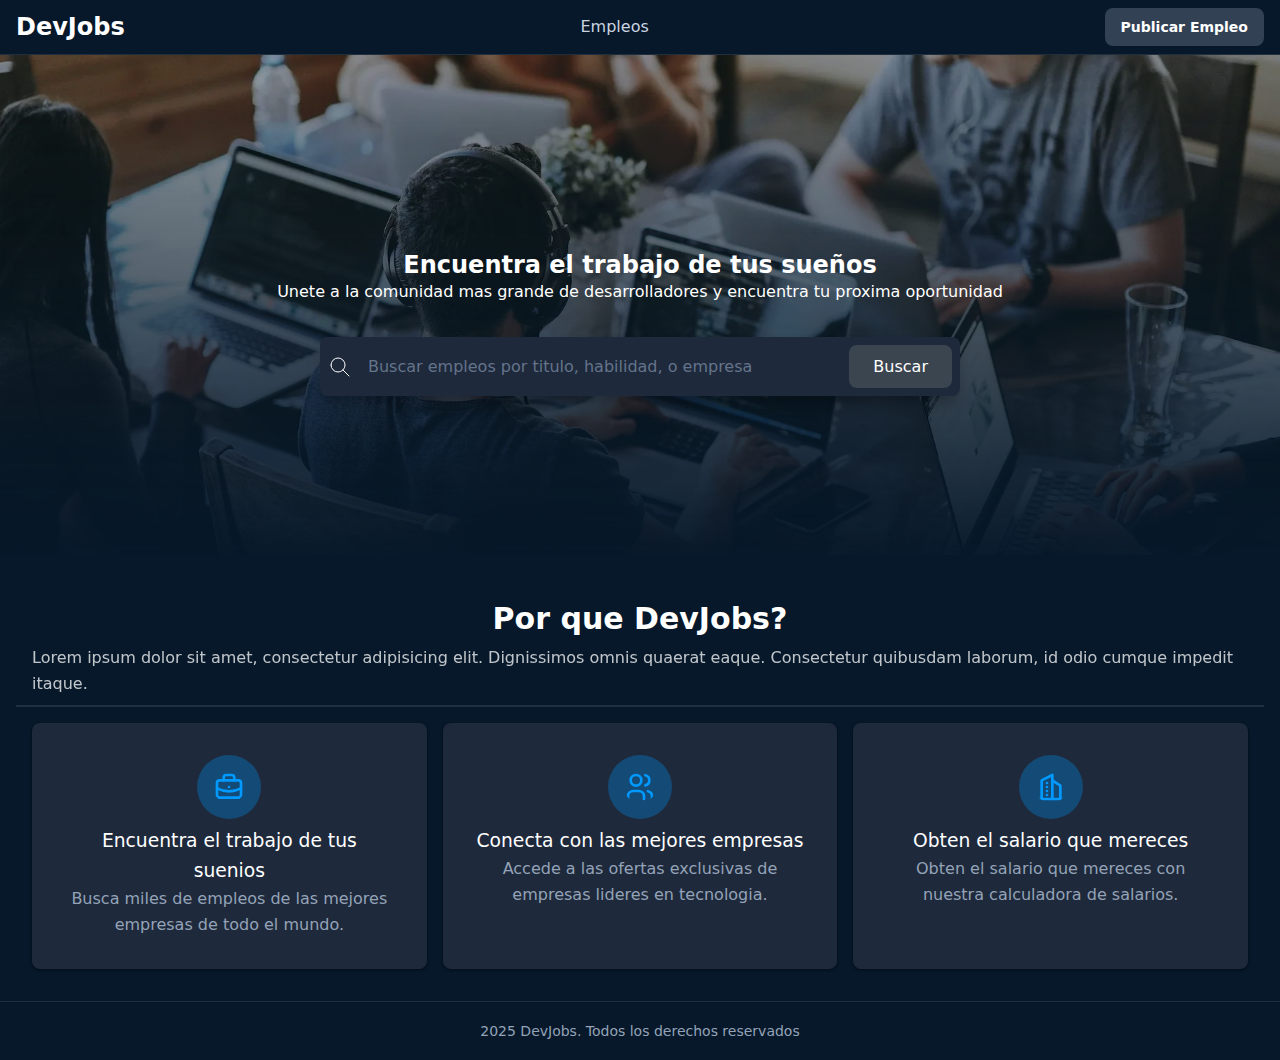
<file: 1 Era Clase/index.html>
<!DOCTYPE html>
<html lang="en">
  <head>
    <meta charset="UTF-8" />
    <meta
      name="description"
      content="Encuentra las mejores ofertas de trabajo para desarrolladores"
    />
    <link rel="stylesheet" href="./styles.css">
    <title>DevJobs - Inicio</title>
  </head>
  <body>
    <header>
      <h1>DevJobs</h1>
      <nav>
       <!-- <a href="">Inicio</a> -->
        <a href="empleos.html">Empleos</a>
      </nav>
      <div>
        <a href="">Publicar Empleo</a>
        <!--<a href="">Iniciar sesion</a>-->
      </div>
    </header>

    <main>
      <section>
        <img src="./background.webp" width="200" />

        <h1>Encuentra el trabajo de tus sueños</h1>

        <p>
          Unete a la comunidad mas grande de desarrolladores y encuentra tu
          proxima oportunidad
        </p>

        <form role="search">
          <div>
          <svg
            xmlns="http://www.w3.org/2000/svg"
            width="24"
            height="24"
            viewBox="0 0 24 24"
            fill="none"
            stroke="currentColor"
            stroke-width="1"
            stroke-linecap="round"
            stroke-linejoin="round"
            class="icon icon-tabler icons-tabler-outline icon-tabler-search"
          >
            <path stroke="none" d="M0 0h24v24H0z" fill="none" />
            <path d="M10 10m-7 0a7 7 0 1 0 14 0a7 7 0 1 0 -14 0" />
            <path d="M21 21l-6 -6" />
          </svg>
          <input
            type="text"
            placeholder="Buscar empleos por titulo, habilidad, o empresa"
          />
          <button type="submit">Buscar</button>
          </div>
        </form>
      </section>

      <section>
        <header>
          <h2>Por que DevJobs?</h2>
          <p>
            Lorem ipsum dolor sit amet, consectetur adipisicing elit.
            Dignissimos omnis quaerat eaque. Consectetur quibusdam laborum, id
            odio cumque impedit itaque.
          </p>
        </header>

        <footer>
          <article>
            <svg xmlns="http://www.w3.org/2000/svg" width="32" height="32" viewBox="0 0 24 24" fill="none" stroke="currentColor" stroke-width="2" stroke-linecap="round" stroke-linejoin="round" class="icon icon-tabler icons-tabler-outline icon-tabler-briefcase"><path stroke="none" d="M0 0h24v24H0z" fill="none"/><path d="M3 7m0 2a2 2 0 0 1 2 -2h14a2 2 0 0 1 2 2v9a2 2 0 0 1 -2 2h-14a2 2 0 0 1 -2 -2z" /><path d="M8 7v-2a2 2 0 0 1 2 -2h4a2 2 0 0 1 2 2v2" /><path d="M12 12l0 .01" /><path d="M3 13a20 20 0 0 0 18 0" /></svg>
            <h3>Encuentra el trabajo de tus suenios</h3>
            <p>
              Busca miles de empleos de las mejores empresas de todo el mundo.
            </p>
          </article>

          <article>
            <svg xmlns="http://www.w3.org/2000/svg" width="32" height="32" viewBox="0 0 24 24" fill="none" stroke="currentColor" stroke-width="2" stroke-linecap="round" stroke-linejoin="round" class="icon icon-tabler icons-tabler-outline icon-tabler-users"><path stroke="none" d="M0 0h24v24H0z" fill="none"/><path d="M9 7m-4 0a4 4 0 1 0 8 0a4 4 0 1 0 -8 0" /><path d="M3 21v-2a4 4 0 0 1 4 -4h4a4 4 0 0 1 4 4v2" /><path d="M16 3.13a4 4 0 0 1 0 7.75" /><path d="M21 21v-2a4 4 0 0 0 -3 -3.85" /></svg>
            <h3>Conecta con las mejores empresas</h3>
            <p>
              Accede a las ofertas exclusivas de empresas lideres en tecnologia.
            </p>
          </article>

          <article>
            <svg xmlns="http://www.w3.org/2000/svg" width="32" height="32" viewBox="0 0 24 24" fill="none" stroke="currentColor" stroke-width="2" stroke-linecap="round" stroke-linejoin="round" class="icon icon-tabler icons-tabler-outline icon-tabler-building-skyscraper"><path stroke="none" d="M0 0h24v24H0z" fill="none"/><path d="M3 21l18 0" /><path d="M5 21v-14l8 -4v18" /><path d="M19 21v-10l-6 -4" /><path d="M9 9l0 .01" /><path d="M9 12l0 .01" /><path d="M9 15l0 .01" /><path d="M9 18l0 .01" /></svg>
            <h3>Obten el salario que mereces</h3>
            <p>
              Obten el salario que mereces con nuestra calculadora de salarios.
            </p>
          </article>
        </footer>
      </section>
    </main>

    <footer>
      <small>2025 DevJobs. Todos los derechos reservados</small>
    </footer>
  </body>
</html>
</file>
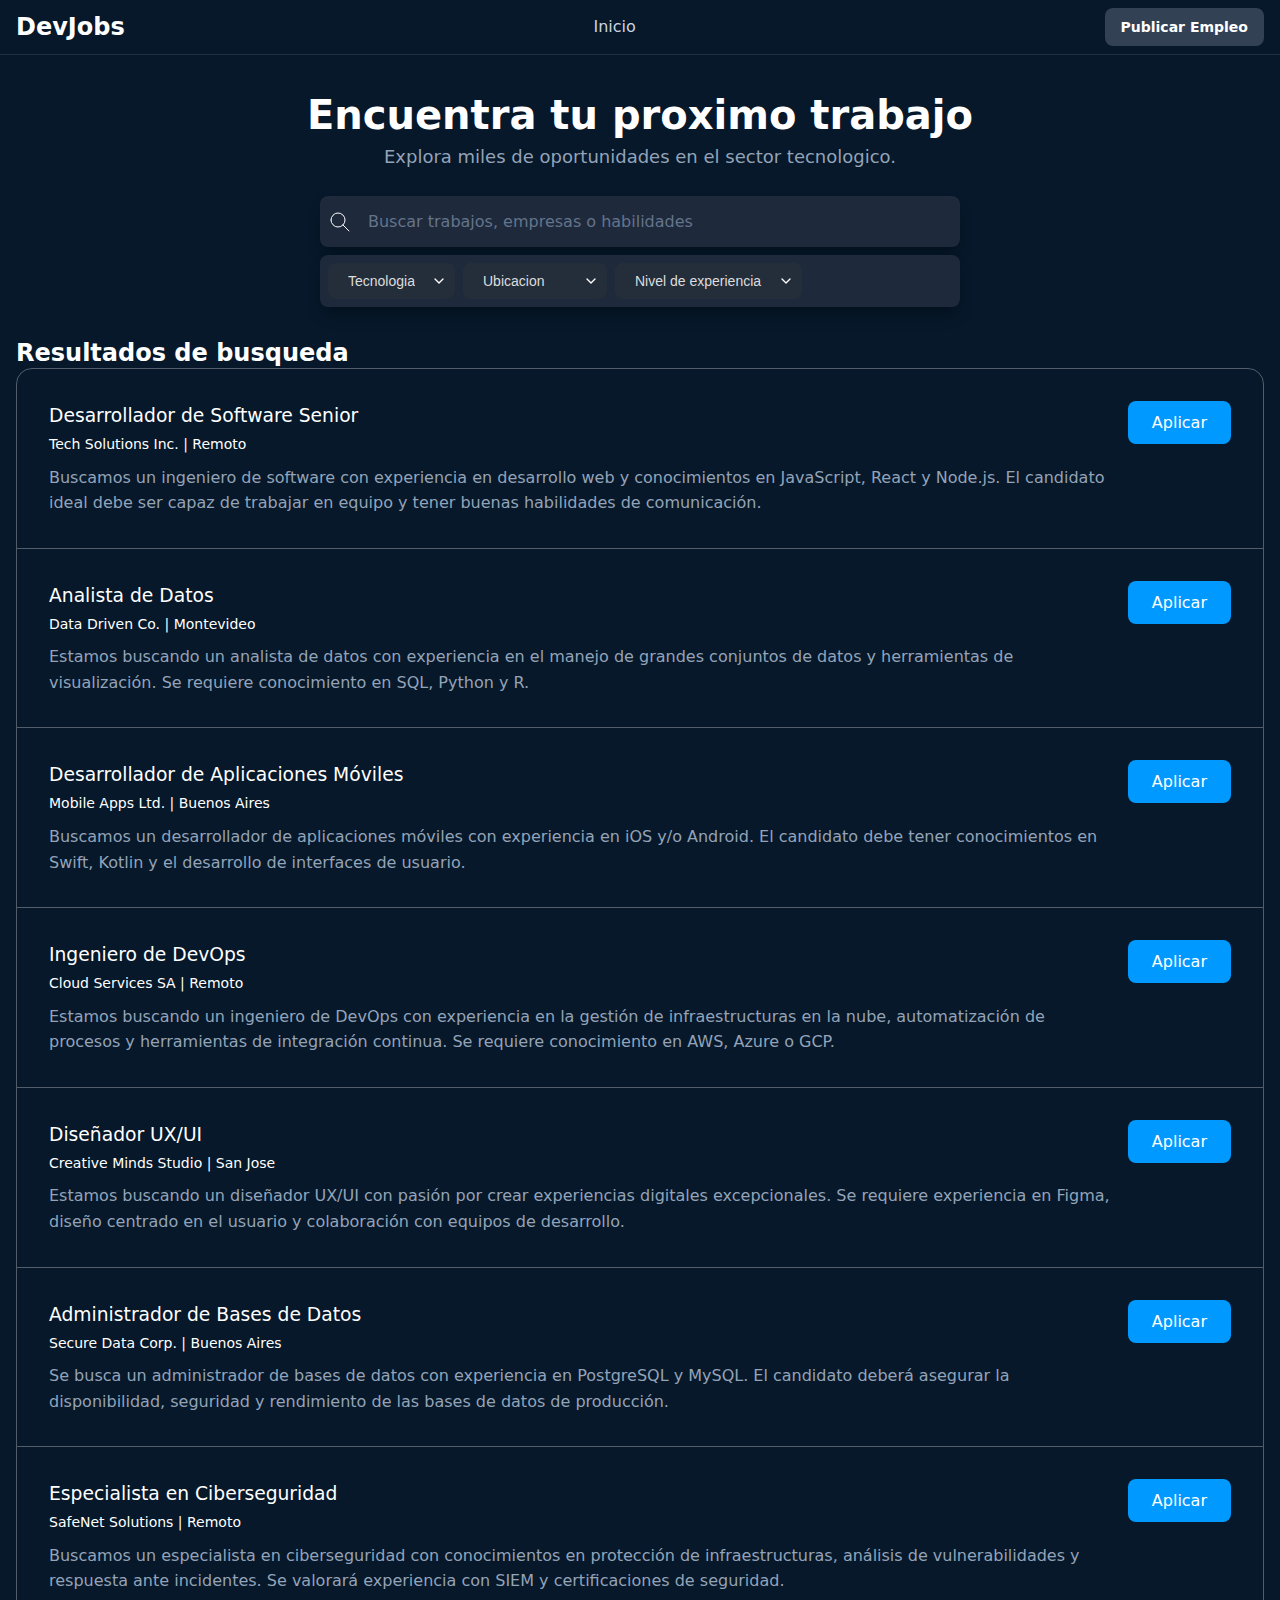
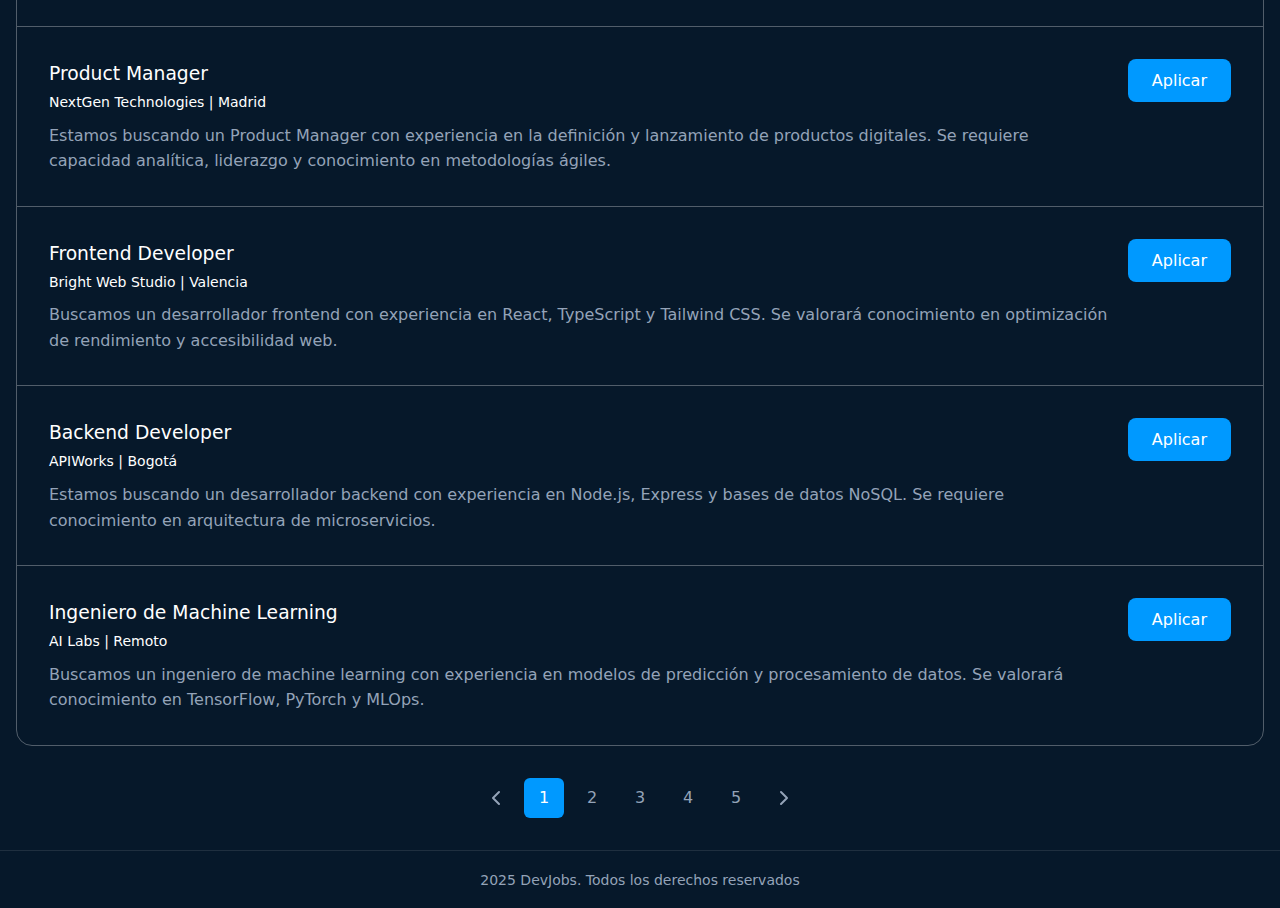
<file: 1 Era Clase/empleos.html>
<!DOCTYPE html>
<html lang="en">
  <head>
    <meta charset="UTF-8" />
    <meta name="viewport" content="width=device-width, initial-scale=1.0" />
    <link rel="stylesheet" href="./styles.css" />
    <title>DevJobs - Empleos</title>
    <script type="module" src="script.js"></script>
  </head>
  <body>
    <header>
      <h1>DevJobs</h1>
      <nav>
        <a href="index.html">Inicio</a>
      </nav>
      <div>
        <a href="">Publicar Empleo</a>
        <!--<a href="">Iniciar sesion</a>-->
      </div>
    </header>

    <main>
      <section class="jobs-search">
        <h1>Encuentra tu proximo trabajo</h1>
        <p>Explora miles de oportunidades en el sector tecnologico.</p>

        <form role="search">
          <div class="search-bar">
            <svg
              xmlns="http://www.w3.org/2000/svg"
              width="24"
              height="24"
              viewBox="0 0 24 24"
              fill="none"
              stroke="currentColor"
              stroke-width="1"
              stroke-linecap="round"
              stroke-linejoin="round"
              class="icon icon-tabler icons-tabler-outline icon-tabler-search"
            >
              <path stroke="none" d="M0 0h24v24H0z" fill="none" />
              <path d="M10 10m-7 0a7 7 0 1 0 14 0a7 7 0 1 0 -14 0" />
              <path d="M21 21l-6 -6" />
            </svg>
            <input
              id="empleos-search-input"
              type="text"
              placeholder="Buscar trabajos, empresas o habilidades"
            />
          </div>

          <div class="search-filters">
            <select name="technology" id="filter-technology">
              <option value="">Tecnologia</option>
              <option value="javascript">JavaScript</option>
              <option value="python">Python</option>
              <option value="java">Java</option>
              <option value="react">React</option>
              <option value="nodejs">Node.js</option>
            </select>

            <select name="location" id="filter-location">
              <option value="">Ubicacion</option>
              <option value="remoto">Remoto</option>
              <option value="uruguay">Uruguay</option>
              <option value="montevideo">Montevideo</option>
              <option value="sanjose">San Jose</option>
              <option value="buenosaires">Buenos Aires</option>
            </select>

            <select name="experience-level" id="filter-experience-level">
              <option value="">Nivel de experiencia</option>
              <option value="junior">Junior</option>
              <option value="mid">Mid-level</option>
              <option value="senior">Senior</option>
              <option value="lead">Lead</option>
            </select>
          </div>
        </form>
      </section>

      <section>
        <h1>Resultados de busqueda</h1>
        <div class="jobs-listings">
         
        </div>
      </section>

      <nav class="pagination">
        <a href="#"
          ><svg
            xmlns="http://www.w3.org/2000/svg"
            width="24"
            height="24"
            viewBox="0 0 24 24"
            fill="none"
            stroke="currentColor"
            stroke-width="2"
            stroke-linecap="round"
            stroke-linejoin="round"
            class="icon icon-tabler icons-tabler-outline icon-tabler-chevron-left"
          >
            <path stroke="none" d="M0 0h24v24H0z" fill="none" />
            <path d="M15 6l-6 6l6 6" /></svg
        ></a>
        <a href="#" class="is-active">1</a>
        <a href="#">2</a>
        <a href="#">3</a>
        <a href="#">4</a>
        <a href="#">5</a>
        <a href="#"
          ><svg
            xmlns="http://www.w3.org/2000/svg"
            width="24"
            height="24"
            viewBox="0 0 24 24"
            fill="none"
            stroke="currentColor"
            stroke-width="2"
            stroke-linecap="round"
            stroke-linejoin="round"
            class="icon icon-tabler icons-tabler-outline icon-tabler-chevron-right"
          >
            <path stroke="none" d="M0 0h24v24H0z" fill="none" />
            <path d="M9 6l6 6l-6 6" /></svg
        ></a>
      </nav>
    </main>

    <footer>
      <small>2025 DevJobs. Todos los derechos reservados</small>
    </footer>
  </body>
</html>
</file>
<file: 1 Era Clase/styles.css>
* {
  margin: 0;
  padding: 0;
  box-sizing: border-box;
}

:root {
  --primary: #3b4550;
  --primary-dark: #0a3d66;
  --primary-hover: #0d5ba8;
  --primary-light: #09f;
  --background: #06182a;
  --text-primary: #ffffff;
  --text-secondary: #cbd5e1;
  --text-muted: #94a3b8;
  --border: rgba(255, 255, 255, 0.1);
  --card-bg: #1e293b;
  --shadow: rgba(0, 0, 0, 0.3);
  --input-bg: #1e293b;
  --hsla-example: hsla(210, 100%, 56%, 1);
}

@font-face {
  font-family: "Inter Variable";
  font-style: normal;
  font-display: swap;
  font-weight: 100 900;
  src: url(https://cdn.jsdelivr.net/fontsource/fonts/inter:vf@latest/latin-wght-normal.woff2)
    format("woff2-variations");
  unicode-range: U+0000-00FF, U+0131, U+0152-0153, U+02BB-02BC, U+02C6, U+02DA,
    U+02DC, U+0304, U+0308, U+0329, U+2000-206F, U+20AC, U+2122, U+2191, U+2193,
    U+2212, U+2215, U+FEFF, U+FFFD;
}

body {
  font-family: system-ui;
  background-color: var(--background);
  color: var(--text-primary);
  min-height: 100vh;
  display: flex;
  flex-direction: column;
  line-height: 1.6;
}

select {
  padding: 0.625rem 1.25rem;
  background-color: #242d3a;
  border: 0;
  border-radius: 0.5rem;
  font-size: 0.875rem;
  color: #ddd;
  cursor: pointer;
  transition: all 0.2s;
  appearance: none;
  background-image: url("data:image/svg+xml,%3Csvg xmlns='http://www.w3.org/2000/svg' width='16' height='16' viewBox='0 0 24 24' fill='none' stroke='white' stroke-width='2' stroke-linecap='round' stroke-linejoin='round'%3E%3Cpolyline points='6 9 12 15 18 9'/%3E%3C/svg%3E");
  background-repeat: no-repeat;
  background-position: right 0.5rem center;
  padding-right: 2.5rem;

  &:hover {
    background-color: var(--primary-hover);
    color: white;
  }

  &:focus {
    outline: 2px solid #1173d4;
    outline-offset: 2px;
  }
}

/* Títulos principales */
h1 {
  font-size: 1.5rem;
  line-height: 1.2;
  text-wrap: balance;
  display: flex;
  align-items: center;
  gap: 0.5rem;

  svg {
    width: 2rem;
    height: 2rem;
    color: var(--primary-light);
  }
}

h1 + p {
  text-wrap: balance;
  margin-bottom: 2rem;
}

/* Header */
header {
  border-bottom: 1px solid var(--border);
  background: var(--background);
  padding: 0.5rem 1rem;
  display: flex;
  align-items: center;
  justify-content: space-between;
  gap: 2rem;

  h2 {
    font-size: 1.25rem;
    font-weight: 700;
    color: var(--text-primary);
  }
}

/* Navegación del header a otras páginas */
nav {
  align-items: center;
  gap: 1rem;
  display: flex;

  a {
    text-decoration: none;
    color: var(--text-secondary);
    transition: color 0.2s;
    font-weight: 500;

    &:hover,
    &:focus {
      color: var(--primary);
      outline: none;
    }
  }
}

/* Botones del Header */
header div a {
  padding: 0.5rem 1rem;
  border-radius: 0.5rem;
  background-color: #334155;
  color: var(--text-primary);
  display: inline-block;
  font-size: 0.875rem;
  font-weight: 700;
  text-decoration: none;
  /* TODO */
}

/* Hero */
main > section:nth-child(1) {
  height: 500px;
  text-align: center;
  display: flex;
  flex-direction: column;
  justify-content: center;
  align-items: center;

  h1 {
    padding-top: 36px;
  }

  & > img {
    position: absolute;
    width: 100%;
    height: 100%;
    object-fit: cover;
    z-index: -1;
    left: 0;
    right: 0;
    mask-image: linear-gradient(
      to bottom,
      rgba(16, 25, 34, 1) 5%,
      rgba(16, 25, 34, 0) 80%
    );
  }
}

/* Formulario de Búsqueda */
form {
  max-width: 42rem;
  width: 100%;
  margin: 0 auto;
  padding-inline: 1rem;
}

form > div {
  display: flex;
  align-items: center;
  background-color: var(--input-bg);
  border-radius: 0.5rem;
  box-shadow: 0 10px 15px -3px var(--shadow);
  padding: 0.5rem;
  gap: 0.5rem;
}

form span {
  padding-left: 0.75rem;
  color: var(--text-muted);
  display: flex;
  align-items: center;
  flex-shrink: 0;
}

form input[type="text"] {
  flex: 1;
  background: transparent;
  border: none;
  outline: none;
  color: var(--text-primary);
  padding: 0.75rem 0.5rem;
  font-size: 1rem;
  font-family: inherit;
}

form input[type="text"]::placeholder {
  color: #64748b;
}

button {
  padding: 0.75rem 1.5rem;
  border-radius: 0.5rem;
  background-color: var(--primary);
  color: white;
  font-weight: 400;
  border: none;
  cursor: pointer;
  transition: all 0.2s;
  font-family: inherit;
  font-size: 1rem;
  white-space: nowrap;

  &:hover, /* pseudo-clase que significa que el ratón está encima */
  &:focus {
    /* pseudo-clase que significa que el elemento tiene el foco */
    background-color: var(--primary-hover);
    outline: 2px solid white;
    outline-offset: 2px;
  }

  &:active {
    transform: scale(0.9);
  }

  &:disabled {
    opacity: 0.5;
    pointer-events: none;
  }
}

/* Features Section */
main > section:nth-child(2) {
  padding-inline: 1rem;
  background-color: var(--background);
  padding-top: 2rem;

  & > header {
    gap: 2px;
    flex-direction: column;

    h2 {
      margin-bottom: 0;
    }

    p {
      opacity: 0.75;
    }
  }

  & > div {
    max-width: 1280px;
    margin: 0 auto;
  }
}

main > section:nth-child(2) h2 {
  font-size: 1.875rem;
  font-weight: 700;
  color: var(--text-primary);
  margin-bottom: 1rem;
}

main > section:nth-child(2) > div > div:first-child > p {
  font-size: 1.125rem;
  color: var(--text-muted);
  max-width: 42rem;
  margin: 0 auto;
}

/* Grid de Features */
main > section:nth-child(2) footer {
  display: grid;
  grid-template-columns: repeat(auto-fit, minmax(280px, 1fr));
  gap: 16px;
}

/* Feature Cards */
/* article {
  background-color: var(--card-bg);
  padding: 2rem;
  margin-bottom: 16px;
  border-radius: 0.5rem;                   
  box-shadow: 0px 1px 3px 0 var(--shadow); 

  svg {
    color: var(--primary-light);          
    background: rgba(0, 153, 255, 0.3);  
    border-radius: 9999px;               
    width: 64px;                         
    height: 64px;                        
    padding: 16px;                       
  }

  h3 {
    font-weight: 500;
  }

  p {
    color: var(--text-muted);
  }
} */

/* Footer */
footer {
  background-color: var(--background);
  border-top: 1px solid var(--border);
  text-align: center;
  padding: 16px;

  small {
    color: var(--text-muted);
    font-size: 0.875rem;
  }
}

article {
  background-color: var(--card-bg);
  padding: 2rem;
  margin-bottom: 16px;
  border-radius: 0.5rem;
  box-shadow: 0px 1px 3px 0px rgba(0, 0, 0, 0.5);

  svg {
    color: var(--primary-light);
    background: rgba(0, 153, 255, 0.3);
    width: 64px;
    height: 64px;
    border-radius: 100%;
    padding: 16px;
  }

  p {
    color: var(--text-muted);
  }

  h3 {
    font-weight: 500;
  }
}

/* jobs search*/
.jobs-search {
  margin: 0;
  padding: 0;
  height: auto !important;

  h1 {
    font-size: 2.5rem;
    margin-bottom: 0.25rem;
  }

  p {
    font-size: 1.125rem;
    color: var(--text-muted);
    margin-bottom: 1.5rem;
  }

  .search-bar {
    background-color: var(--input-bg);
    padding: 0.25rem 0.5rem;
  }

  .search-filters {
    display: flex;
    flex-wrap: wrap;
    margin-top: 0.5rem;
  }
}

.jobs-listings {
  border: 1px solid rgb(255, 255, 255, 0.3);
  border-radius: 1rem;

  article {
    background: none;
    box-shadow: none;
    border-radius: 0;
    border-bottom: 1px solid rgb(255, 255, 255, 0.3);
    margin: 0;

    display: flex;
    align-items: start;
    gap: 1rem;

    small {
      font-size: 0.875rem;
      opacity: 0.75rem;
    }

    p {
      margin-top: 0.5rem;
    }

    &:last-child {
      border-bottom: none;
    }
  }
}
.pagination{
  display: flex;
  justify-content: center;
  gap: 0.5rem;
  margin-block: 2rem;

  a{
    display: flex;
    align-items: center;
    justify-content: center;
    width: 2.5rem;
    height: 2.5rem;
    text-decoration: none;
    color: var(--text-muted);
    border-radius: 0.375rem;
    transition: all .3s;

    &:hover{
      background-color: #fff;
    }

    &:active{
      transform: scale(0.90);
    }

    &.is-active{
      background-color: var(--primary-light);
      color: white;
      pointer-events: none;
    }
  }
  
}

.button-apply-job{
  background: #09f;
  &.is-applied{
    background-color: #4caf50;
    pointer-events: none;
  }
}
</file>
